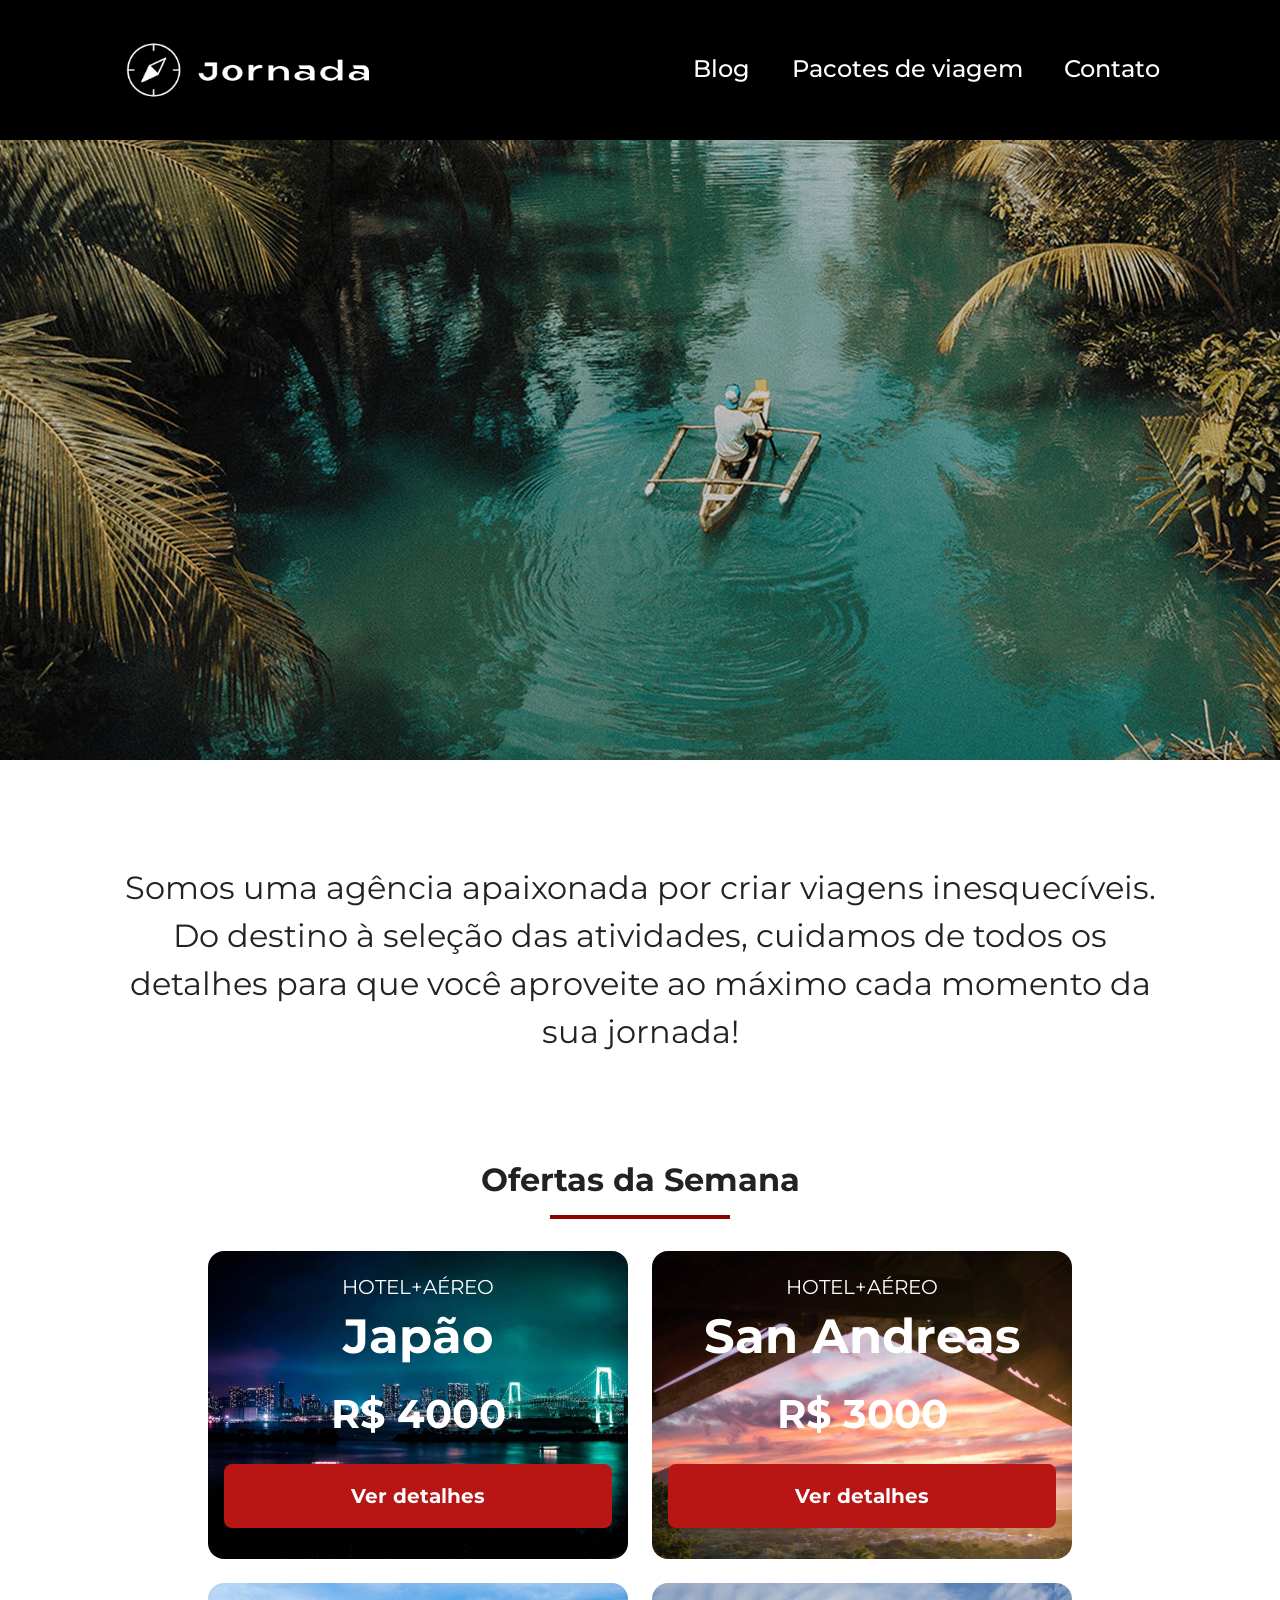
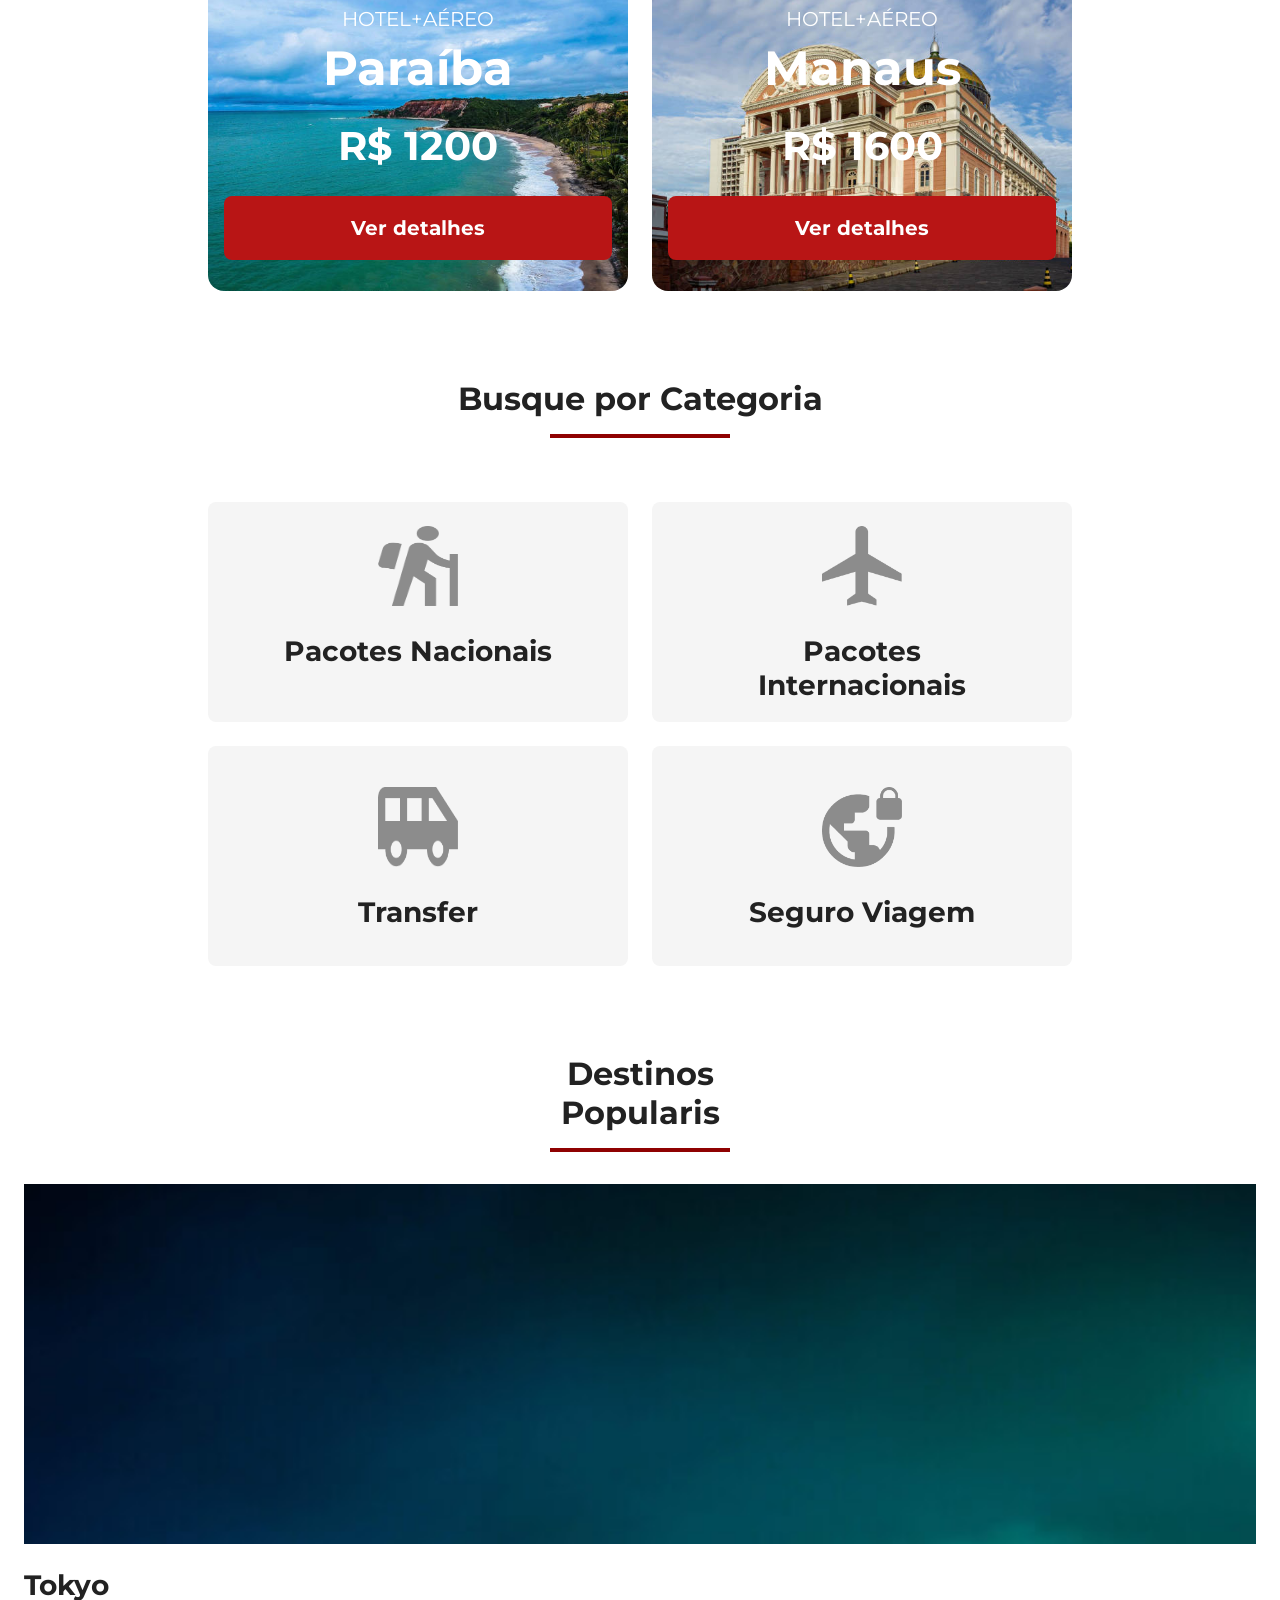
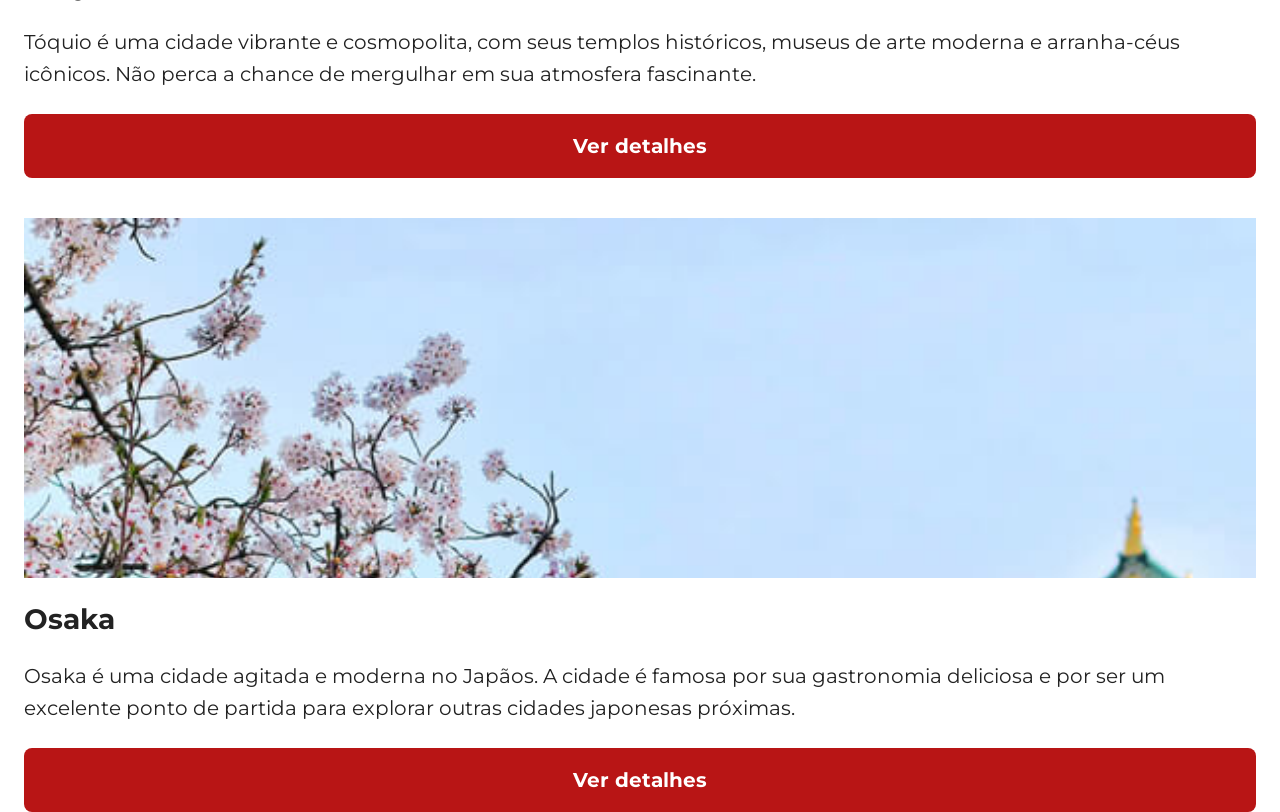
<file: index.htm>
<!doctype html>
<html lang="pt-br">
  <head>
    <meta charset="UTF-8" />
    <meta name="viewport" content="width=device-width, initial-scale=1.0" />

    <link rel="stylesheet" href="css/style.css" />
    <link rel="shortcut icon" href="favicon-jornada.svg" type="image/svg" />
    <title>Jornada Viagens</title>
  </head>
  <body>
    <header>
      <a class="logo" href="index.htm" title="voltar para a página inicial">
        <img
          class="img-mobile"
          src="img/Logo-provisória-branca 1.png"
          alt="Busola do logo Jornada Viagens branco"
        />
        <img
          class="img-desktop"
          src="img/logo-branco.png"
          alt="Busola do logo Jornada Viagens branco"
        />
      </a>
      <div class="navigation-menu">
        <label for="menu">
          <img src="img/menu.png" alt="menu" />
        </label>
        <input type="checkbox" name="" id="menu" hidden />

        <nav>
          <ul class="list-links">
            <li>
              <a href="blogspot.html" title="Acessar Blog" target="_blank"
                >Blog</a
              >
            </li>
            <li>
              <a href="pacotes.html" title="Acessar pacotes de viagem"
                >Pacotes de viagem</a
              >
            </li>
            <li><a href="contato.html" title="Acessar Contatos">Contato</a></li>
          </ul>
        </nav>
      </div>
    </header>
    <section class="hero">
      <div class="hero-img"></div>
      <h2>
        Somos uma agência apaixonada por criar viagens inesquecíveis. Do destino
        à seleção das atividades, cuidamos de todos os detalhes para que você
        aproveite ao máximo cada momento da sua jornada!
      </h2>
    </section>
    <section class="offers">
      <div class="section-title">
        <h2>Ofertas da Semana</h2>
        <hr />
      </div>
      <div class="offers-cards">
        <article class="card japao">
          <header>
            <p>HOTEL+AÉREO</p>
            <h3>
              Japão <br />
              <span>R$ 4000</span>
            </h3>
          </header>
          <footer>
            <a href="#" class="button">Ver detalhes</a>
          </footer>
        </article>

        <article class="card san-andreas">
          <header>
            <p>HOTEL+AÉREO</p>
            <h3>
              San Andreas <br />
              <span>R$ 3000</span>
            </h3>
          </header>
          <footer>
            <a href="#" class="button">Ver detalhes</a>
          </footer>
        </article>

        <article class="card paraiba">
          <header>
            <p>HOTEL+AÉREO</p>
            <h3>
              Paraíba <br />
              <span>R$ 1200</span>
            </h3>
          </header>
          <footer>
            <a href="#" class="button">Ver detalhes</a>
          </footer>
        </article>

        <article class="card manaus">
          <header>
            <p>HOTEL+AÉREO</p>
            <h3>
              Manaus <br />
              <span>R$ 1600</span>
            </h3>
          </header>
          <footer>
            <a href="#" class="button">Ver detalhes</a>
          </footer>
        </article>
      </div>
    </section>
    <section class="category">
      <div class="section-title">
        <h2>Busque por Categoria</h2>
        <hr />
      </div>
      <div class="category-card">
      
          <a href="#" class="card" >
            <img 
            src="img/ícone-pacotes-nacionais.png" 
            alt="Acessar pacotes nacionais de viagem">
            <h3>Pacotes Nacionais</h3>
          </a>
        
          <a href="#" class="card" >
            <img 
            src="img/ícone-pacotes-internacionais.png" 
            alt="Acessar pacotes internacionais de viagem">
            <h3>Pacotes <br>Internacionais</h3>
          </a>
      
          <a href="#" class="card single-line" >
            <img 
            src="img/ícone-transfer.png"
            alt="Acessar transporte de viagem">
            <h3>Transfer</h3>
          </a>
      
          <a href="#" class="card single-line" >
            <img 
            src="img/ícone-seguro-viagem.png" 
            alt="Acessar seguro da viagem">
            <h3>Seguro Viagem</h3>
          </a>
      
      </div>
    </section>
    <section class="destination">
      <div class="section-title">
        <h2>Destinos <br> Popularis</h2>
        <hr />
      </div>
      <div class="destination-items">
        <article class="item">
          <header>
            <div class="img-item img-tokyo"></div>
            <h4>Tokyo</h4>  
          </header>
          <p>Tóquio é uma cidade vibrante e cosmopolita, com seus templos históricos, museus de arte moderna e arranha-céus icônicos. Não perca a chance de mergulhar em sua atmosfera fascinante.</p>
          <footer>
            <a href="#" class="button">Ver detalhes</a>
          </footer>
        </article>

        <article class="item">
          <header>
            <div class="img-item img-osaka"></div>
            <h4>Osaka</h4>  
          </header>
          <p>Osaka é uma cidade agitada e moderna no Japãos. A cidade é famosa por sua gastronomia deliciosa e por ser um excelente ponto de partida para explorar outras cidades japonesas próximas.</p>
          <footer>
            <a href="#" class="button">Ver detalhes</a>
          </footer>
        </article>
      </div>
    </section>
  </body>
</html>
</file>
<file: css/style.css>
@import url(global.css);
@import url(header.css);
@import url(hero.css);
@import url(offers.css);
@import url(category.css);
@import url(destination.css);
</file>
